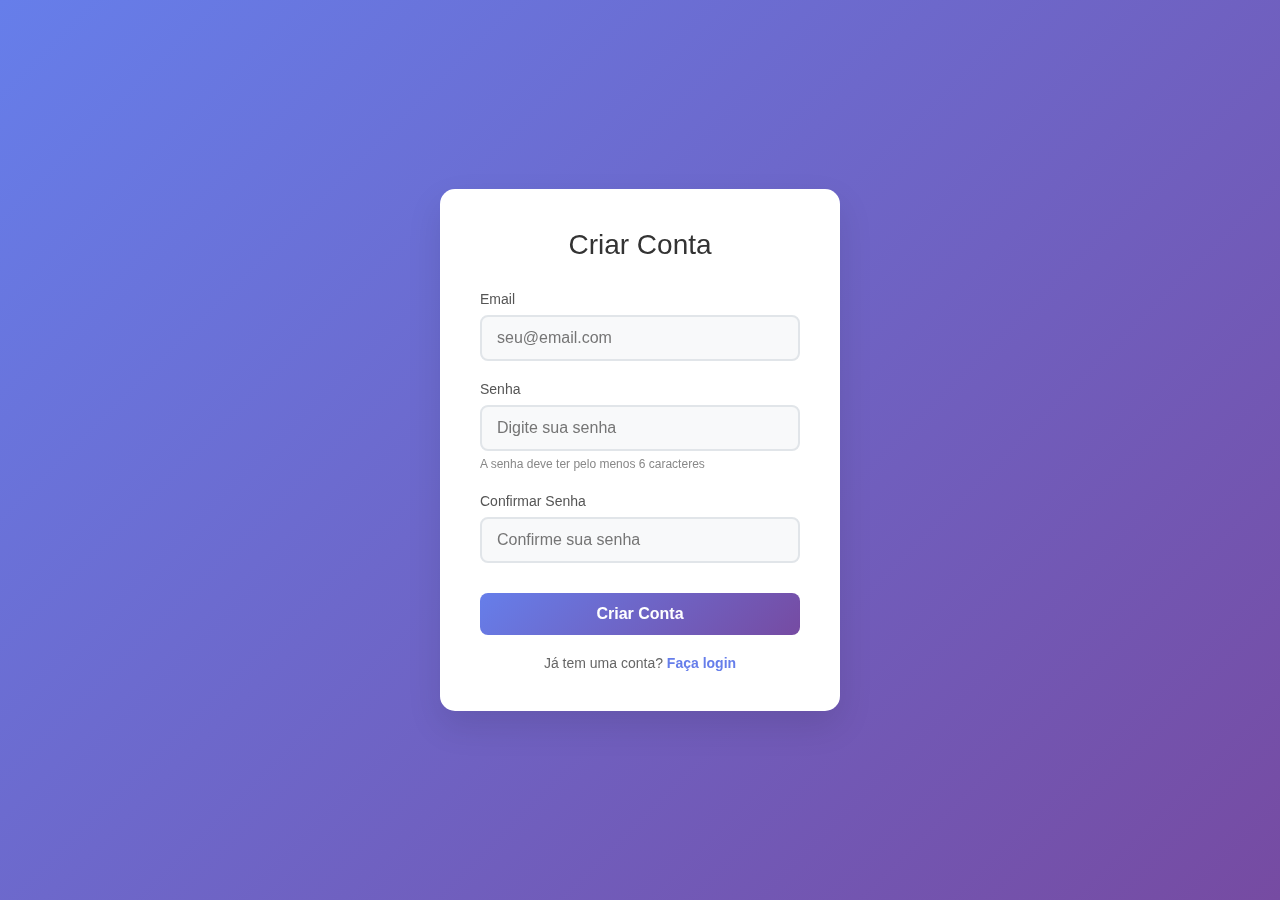
<file: Index.html>
<!DOCTYPE html>
<html lang="pt-br">
<head>
    <meta charset="UTF-8">
    <meta name="viewport" content="width=device-width, initial-scale=1.0">
    <title>Registro - Criar Conta</title>
    <link rel="stylesheet" href="style.css">
</head>
<body>
    <div class="container">
        <div class="logo">
            <h1>Criar Conta</h1>
        </div>
        
        <form id="registroForm">
            <div class="form-group">
                <label for="email">Email</label>
                <input type="email" id="email" name="email" required placeholder="seu@email.com">
            </div>
            
            <div class="form-group">
                <label for="senha">Senha</label>
                <input type="password" id="senha" name="senha" required placeholder="Digite sua senha">
                <div class="password-requirements">
                    A senha deve ter pelo menos 6 caracteres
                </div>
            </div>
            
            <div class="form-group">
                <label for="confirmarSenha">Confirmar Senha</label>
                <input type="password" id="confirmarSenha" name="confirmarSenha" required placeholder="Confirme sua senha">
            </div>
            
            <button type="submit" class="btn-register">Criar Conta</button>
        </form>
        
        <div class="login-link">
            Já tem uma conta? <a href="#" onclick="alert('Redirecionando para login...')">Faça login</a>
        </div>
    </div>
</body>
</html>
    <script src="script.js"></script>
</body>
</html>
</file>
<file: style.css>
* {
    margin: 0;
    padding: 0;
    box-sizing: border-box;
}

body {
    font-family: 'Segoe UI', Tahoma, Geneva, Verdana, sans-serif;
    background: linear-gradient(135deg, #667eea 0%, #764ba2 100%);
    min-height: 100vh;
    display: flex;
    align-items: center;
    justify-content: center;
    padding: 20px;
}

.container {
    background: white;
    padding: 40px;
    border-radius: 15px;
    box-shadow: 0 15px 35px rgba(0, 0, 0, 0.1);
    width: 100%;
    max-width: 400px;
    backdrop-filter: blur(10px);
}

.logo {
    text-align: center;
    margin-bottom: 30px;
}

.logo h1 {
    color: #333;
    font-size: 28px;
    font-weight: 300;
}

.form-group {
    margin-bottom: 20px;
}

label {
    display: block;
    margin-bottom: 8px;
    color: #555;
    font-weight: 500;
    font-size: 14px;
}

input[type="email"],
input[type="password"] {
    width: 100%;
    padding: 12px 15px;
    border: 2px solid #e1e5e9;
    border-radius: 8px;
    font-size: 16px;
    transition: all 0.3s ease;
    background-color: #f8f9fa;
}

input[type="email"]:focus,
input[type="password"]:focus {
    outline: none;
    border-color: #667eea;
    background-color: white;
    box-shadow: 0 0 0 3px rgba(102, 126, 234, 0.1);
}

.btn-register {
    width: 100%;
    padding: 12px;
    background: linear-gradient(135deg, #667eea 0%, #764ba2 100%);
    color: white;
    border: none;
    border-radius: 8px;
    font-size: 16px;
    font-weight: 600;
    cursor: pointer;
    transition: all 0.3s ease;
    margin-top: 10px;
}

.btn-register:hover {
    transform: translateY(-2px);
    box-shadow: 0 10px 25px rgba(102, 126, 234, 0.3);
}

.btn-register:active {
    transform: translateY(0);
}

.login-link {
    text-align: center;
    margin-top: 20px;
    color: #666;
    font-size: 14px;
}

.login-link a {
    color: #667eea;
    text-decoration: none;
    font-weight: 600;
}

.login-link a:hover {
    text-decoration: underline;
}

.password-requirements {
    font-size: 12px;
    color: #888;
    margin-top: 5px;
    line-height: 1.4;
}

@media (max-width: 480px) {
    .container {
        padding: 30px 20px;
    }
    
    .logo h1 {
        font-size: 24px;
    }
}
</file>
